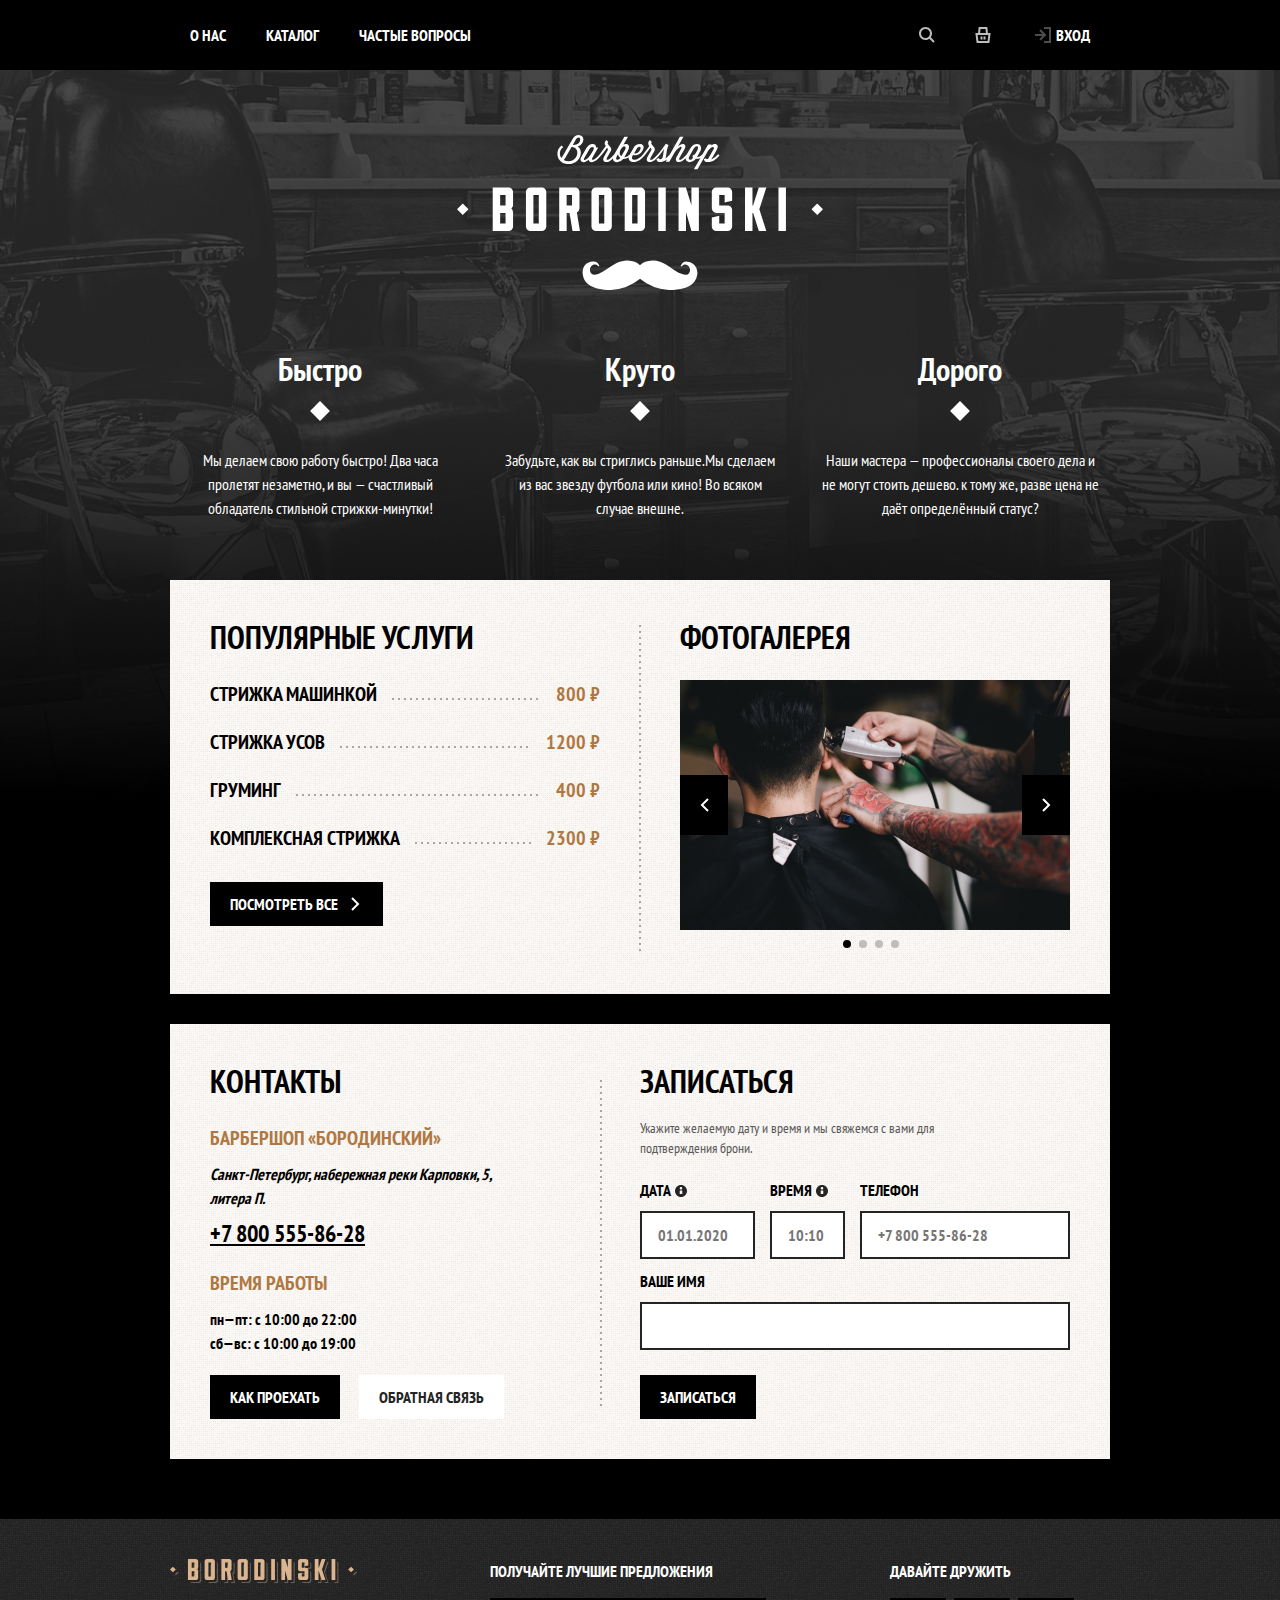
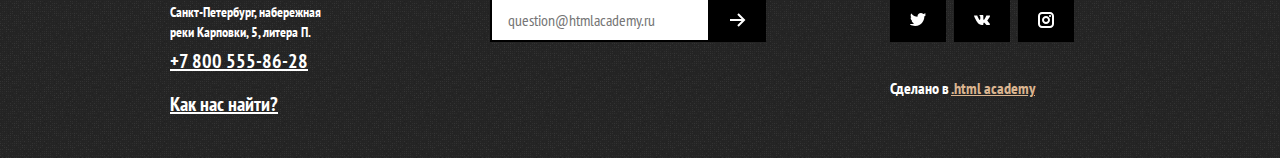
<file: index.html>
<!DOCTYPE html>
<html lang="ru">
  <head>
    <meta charset="utf-8">
    <title>Барбершоп «Бородинский»</title>
    <link href="https://fonts.googleapis.com/css2?family=PT+Sans+Narrow:wght@400;700&display=swap" rel="stylesheet">
    <link href="css/normalize.css" rel="stylesheet">
    <link href="css/style.css" rel="stylesheet">
  </head>

  <body>
    <header class="main-header">
      <nav class="main-navigation">
        <a class="main-header-logo" href="#"><img src="img/main-logo.svg" width="367" height="152" alt="Логотип барбершопа"></a>
        <div class="main-navigation-wrapper">
          <div class="container">
            <ul class="navigation-list site-navigation">
              <li class="navigation-item"><a class="navigation-link" href="about">О нас</a></li>
              <li class="navigation-item"><a class="navigation-link" href="catalog.html">Каталог</a></li>
              <li class="navigation-item"><a class="navigation-link" href="faq.html">Частые вопросы</a></li>
            </ul>
            <ul class="navigation-list user-navigation">
              <li class="navigation-item">
                <a class="navigation-link navigation-link-search" href="#" aria-label="Поиск">
                  <svg width="16" height="16" viewBox="0 0 16 16" fill="none" xmlns="http://www.w3.org/2000/svg">
                    <path fill-rule="evenodd" clip-rule="evenodd" d="M11 6.5C11 8.98528 8.98528 11 6.5 11C4.01472 11 2 8.98528 2 6.5C2 4.01472 4.01472 2 6.5 2C8.98528 2 11 4.01472 11 6.5ZM10.3347 11.7489C9.25973 12.5356 7.9341 13 6.5 13C2.91015 13 0 10.0899 0 6.5C0 2.91015 2.91015 0 6.5 0C10.0899 0 13 2.91015 13 6.5C13 7.9341 12.5356 9.25973 11.7489 10.3347L15.7071 14.2929L14.2929 15.7071L10.3347 11.7489Z" fill="#BDBDBD"/>
                  </svg>
                </a>
              </li>
              <li class="navigation-item">
                <a class="navigation-link navigation-link-busket" href="#" aria-label="Корзина">
                  <svg width="16" height="16" viewBox="0 0 16 16" fill="none" xmlns="http://www.w3.org/2000/svg">
                    <path fill-rule="evenodd" clip-rule="evenodd" d="M3.09068 6L3.5759 0.90519L3.66211 0H4.5714H11.4285H12.3378L12.424 0.905191L12.9093 6H14.5H15.6328L15.4922 7.12403L14.4922 15.124L14.3828 16H13.5H2.49997H1.61719L1.50769 15.124L0.507692 7.12403L0.367188 6H1.49997H3.09068ZM5.09973 6H10.9002L10.5193 2H5.48068L5.09973 6ZM3.38275 14L2.63275 8H13.3672L12.6172 14H3.38275ZM8.49997 9.5V12.5H10.5V9.5H8.49997ZM5.49997 12.5L5.49997 9.5H7.49997L7.49997 12.5H5.49997Z" fill="#BDBDBD"/>
                  </svg>
                  <span class="navigation-link-busket-number">26</span>
                </a>
              </li>
              <li class="navigation-item">
                <a class="navigation-link navigation-link-login" href="login.html">Вход</a>
              </li>
            </ul>
          </div>
        </div>
      </nav>
    </header>

    <main class="main-index container">
      <h1 class="visually-hidden">Барбершоп 'Бородинский'</h1>

      <section class="advantages">
        <h2 class="visually-hidden">Преимущества</h2>
        <ul class="advantages-list">
          <li class="advantages-item">
            <h3 class="advantages-title">Быстро</h3>
            <p class="advantages-discription">Мы делаем свою работу быстро! Два часа пролетят незаметно, и вы — счастливый обладатель стильной стрижки-минутки!</p>
          </li>
          <li class="advantages-item">
            <h3 class="advantages-title">Круто</h3>
            <p class="advantages-discription">Забудьте, как вы стриглись раньше.Мы сделаем из вас звезду футбола или кино! Во всяком случае внешне.</p>
          </li>
          <li class="advantages-item">
            <h3 class="advantages-title">Дорого</h3>
            <p class="advantages-discription">Наши мастера — профессионалы своего дела и не могут стоить дешево. к тому же, разве цена не даёт определённый статус?</p>
          </li>
        </ul>

      </section>

      <div class="index-columns">
        <section class="services">
          <h2 class="services-title">Популярные услуги</h2>
          <ul class="services-list">
            <li class="services-item">
              <span class="services-name">Стрижка машинкой</span><span class="services-price">800  ₽</span>
            </li>
            <li class="services-item">
              <span class="services-name">Стрижка усов</span><span class="services-price">1200  ₽</span>
            </li>
            <li class="services-item">
              <span class="services-name">Груминг</span><span class="services-price">400  ₽</span>
            </li>
            <li class="services-item">
              <span class="services-name">Комплексная стрижка</span><span class="services-price">2300  ₽</span>
            </li>
          </ul>
          <a class="button button-all" href="#">Посмотреть все</a>
        </section>

        <section class="gallery">
          <h2 class="gallery-title">Фотогалерея</h2>
          <div class="gallery-container">
            <img class="slider-image" src="img/slider-image.jpg" id="1" alt="Примеры работ">
            <button class="slider-button slider-previous button" type="button"><span class="visually-hidden">Предыдущее фото</span></button>
            <button class="slider-button slider-next button"type="button"><span class="visually-hidden">Следующее фото</span></button>
          </div>
          <ol class="slider-pagination">
            <li class="slider-pagination-item">
              <button class="slider-pagination-button slider-pagination-button-current" type="button"><span class="visually-hidden">Первое фото</span></button>
            </li>
            <li class="slider-pagination-item">
              <button class="slider-pagination-button" type="button"><span class="visually-hidden">Второе фото</span></button>
            </li>
            <li class="slider-pagination-item">
              <button class="slider-pagination-button" type="button"><span class="visually-hidden">Третье фото</span></button>
            </li>
            <li class="slider-pagination-item">
              <button class="slider-pagination-button" type="button"><span class="visually-hidden">Четвертое фото</span></button>
            </li>
          </ol>
        </section>
      </div>

      <div class="index-columns">
      <section class="contacts">
        <h2 class="contacts-title">Контакты</h2>
        <h3 class="contacts-subtitle">Барбершоп «Бородинский»</h3>
        <address class="contacts-address">
          <p class="contacts-address-text">Санкт-Петербург, набережная реки Карповки, 5,<br> литера П.</p>
          <a class="contacts-phone" href="tel:+78005558628">+7 800 555-86-28</a>
        </address>
        <h3 class="contacts-subtitle">Время работы</h3>
        <ul class="contacts-schedule">
          <li class="contacts-schedule-item">пн—пт: с 10:00 до 22:00</li>
          <li class="contacts-schedule-item">сб—вс: с 10:00 до 19:00</li>
        </ul>
        <a class="button" href="#">Как проехать</a>
        <a class="button button-feedback" href="#">Обратная связь</a>
      </section>

      <section class="appointment">
        <h2 class="appointment-title">Записаться</h2>
        <p class="appointment-remark">Укажите желаемую дату и время и мы свяжемся с вами для подтверждения брони.</p>
        <form class="appointment-form" action="https://echo.htmlacademy.ru/" method="post">
          <p class="appointment-item">
            <label for="appointment-date"><span class="appointment-icon">Дата</span></label>
            <input id="appointment-date" type="text" name="date" value="" placeholder="01.01.2020">
          </p>
          <p class="appointment-item">
            <label for="appointment-time"><span class="appointment-icon">Время</span></label>
            <input id="appointment-time" type="text" name="time" value="" placeholder="10:10">
          </p>
          <p class="appointment-item">
            <label for="appointment-phone">Телефон</label>
             <input id="appointment-phone" type="tel" name="phone" value="" placeholder="+7 800 555-86-28" required>
          </p>
          <p class="appointment-item">
            <label for="appointment-name">Ваше имя</label>
          <input id="appointment-name" type="text" name="name" value="">
          </p>
          <button class="button" type="submit">Записаться</button>
        </form>
      </section>
      </div>
    </main>

    <footer class="main-footer">
      <div class="container">
        <div class="footer-contacts">
          <img class="footer-logo" src="img/logo-short-dark.svg" alt="Барбершоп Бородинский">
          <p class="footer-address">
            Санкт-Петербург, набережная<br>
            реки Карповки, 5, литера П.<br>
          </p>
          <a class="footer-phone" href="tel:+78005558628">+7 800 555-86-28</a>
          <a class="footer-map" href="map.html">Как нас найти?</a>
        </div>
        <div class="footer-email">
          <b>Получайте лучшие предложения</b>
          <form class="email-request" action="get">
            <input type="text" placeholder="question@htmlacademy.ru">
            <button class="button email-send" type="submit"><span class="visually-hidden">Отправить</span></button>
          </form>
        </div>
        <div class="footer-social">
          <b>Давайте дружить</b>
          <ul class="social-list">
              <li class="social-item"><a class="social-button twitter-button" href="#"><span class="visually-hidden">Twitter</span></a></li>
              <li class="social-item"><a class="social-button vkontakte-button" href="#"><span class="visually-hidden">Vkontakte</span></a></li>
              <li class="social-item"><a class="social-button instagram-button" href="#"><span class="visually-hidden">Instagram</span></a></li>
          </ul>
          <p class="footer-copyright">
            Сделано в <a class=copyright-link href="#">.html academy</a>
          </p>
        </div>
      </div>
    </footer>

    <section class="modal-login">
      <h2>Личный кабинет</h2>
      <form class="login-form" action="https://echo.htmlacademy.ru/" method="post">
        <p>
          <label class="visually-hidden" for="user-login">Логин</label>
          <input class="login-user" id="user-login" type="text" name="login" value="" placeholder="Логин" required>
        </p>
        <p>
          <label class="visually-hidden" for="user-password">Пароль</label>
          <input class="login-password" id="user-password" type="password" name="password" value="" placeholder="Пароль" minlength="8" required>
        </p>
        <p class="login-password-info">
          <label class="login-checkbox">
            <input class="visually-hidden" id="login-password-info" type="checkbox" name="remember">
            <span class="checkbox-indicator">Запомнить меня</span>
          </label>
          <a class="restore" href="#">Забыл пароль</a>
        </p>
        <button class="login-button button" type="submit">войти</button>
      </form>
      <a class="registration" href="#">Регистрация</a>
      <button class="modal-close" type="button"><span class="visually-hidden">Закрыть</span></button>
    </section>

    <div class="modal-overlay"></div>

    <script src="js/script.js" type="module"></script>
  </body>
</html>
</file>
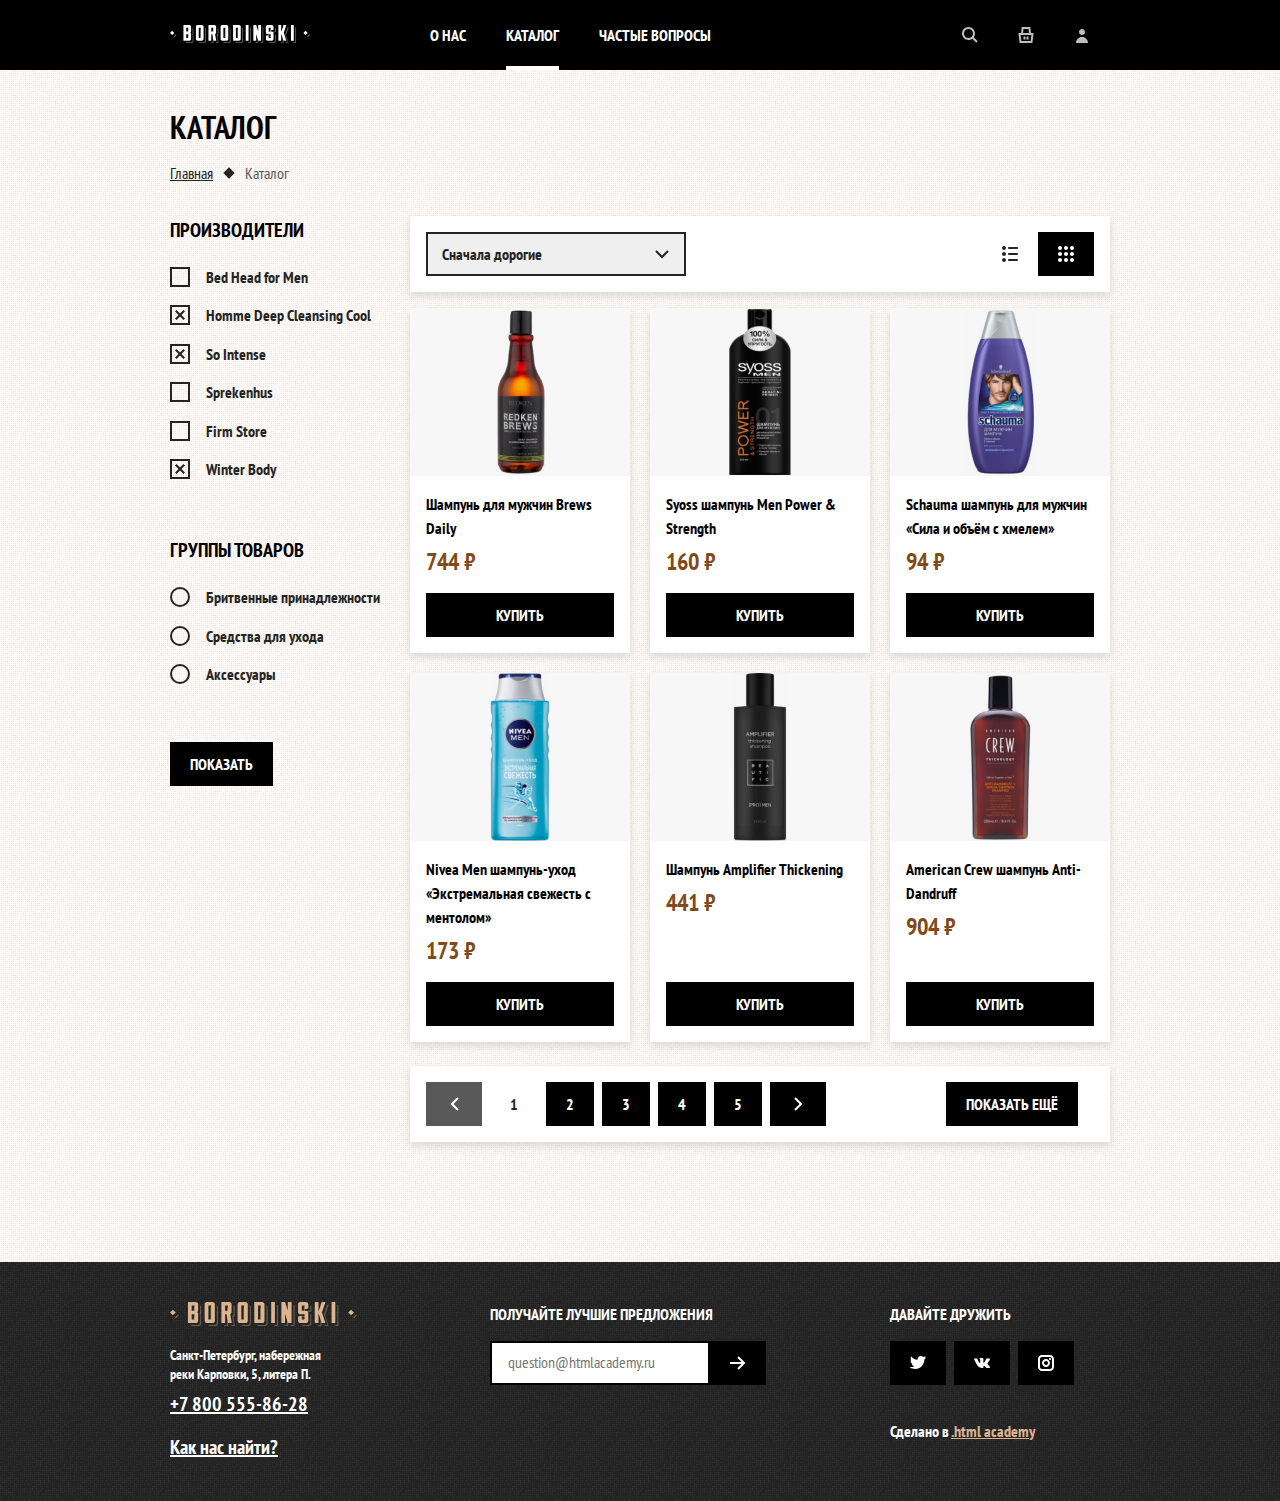
<file: catalog.html>
<!DOCTYPE html>
<html lang="ru">
  <head>
    <meta charset="utf-8">
    <title>Каталог барбершопа «Бородинский»</title>
    <link href="https://fonts.googleapis.com/css2?family=PT+Sans+Narrow:wght@400;700&display=swap" rel="stylesheet">
    <link href="css/normalize.css" rel="stylesheet">
    <link href="css/style.css" rel="stylesheet">
  </head>

  <body class="inner-page">
    <header class="main-header">
        <nav class="main-navigation container">
          <a class="main-header-logo" href="index.html"><img src="img/logo.svg" width="140" height="18" alt="Логотип барбершопа"></a>
          <ul class="navigation-list site-navigation">
            <li class="navigation-item"><a class="navigation-link" href="about">О нас</a></li>
            <li class="navigation-item navigation-item-current"><a class="navigation-link" href="catalog.html">Каталог</a></li>
            <li class="navigation-item"><a class="navigation-link" href="faq.html">Частые вопросы</a></li>
          </ul>
          <ul class="navigation-list user-navigation">
            <li class="navigation-item">
              <a class="navigation-link navigation-link-search" href="#" aria-label="Поиск">
                <svg width="16" height="16" viewBox="0 0 16 16" fill="none" xmlns="http://www.w3.org/2000/svg">
                  <path fill-rule="evenodd" clip-rule="evenodd" d="M11 6.5C11 8.98528 8.98528 11 6.5 11C4.01472 11 2 8.98528 2 6.5C2 4.01472 4.01472 2 6.5 2C8.98528 2 11 4.01472 11 6.5ZM10.3347 11.7489C9.25973 12.5356 7.9341 13 6.5 13C2.91015 13 0 10.0899 0 6.5C0 2.91015 2.91015 0 6.5 0C10.0899 0 13 2.91015 13 6.5C13 7.9341 12.5356 9.25973 11.7489 10.3347L15.7071 14.2929L14.2929 15.7071L10.3347 11.7489Z" fill="#BDBDBD"/>
                </svg>
              </a>
            </li>
            <li class="navigation-item">
              <a class="navigation-link navigation-link-busket" href="#" aria-label="Корзина">
                <svg width="16" height="16" viewBox="0 0 16 16" fill="none" xmlns="http://www.w3.org/2000/svg">
                  <path fill-rule="evenodd" clip-rule="evenodd" d="M3.09068 6L3.5759 0.90519L3.66211 0H4.5714H11.4285H12.3378L12.424 0.905191L12.9093 6H14.5H15.6328L15.4922 7.12403L14.4922 15.124L14.3828 16H13.5H2.49997H1.61719L1.50769 15.124L0.507692 7.12403L0.367188 6H1.49997H3.09068ZM5.09973 6H10.9002L10.5193 2H5.48068L5.09973 6ZM3.38275 14L2.63275 8H13.3672L12.6172 14H3.38275ZM8.49997 9.5V12.5H10.5V9.5H8.49997ZM5.49997 12.5L5.49997 9.5H7.49997L7.49997 12.5H5.49997Z" fill="#BDBDBD"/>
                </svg>
                <span class="navigation-link-busket-number">26</span>
              </a>
            </li>
            <li class="navigation-item">
              <a class="navigation-link navigation-link-profile" href="#" aria-label="Профиль">
                <svg width="16" height="16" viewBox="0 0 16 16" fill="none" xmlns="http://www.w3.org/2000/svg">
                  <path fill-rule="evenodd" clip-rule="evenodd" d="M8 8C9.65685 8 11 6.65685 11 5C11 3.34315 9.65685 2 8 2C6.34315 2 5 3.34315 5 5C5 6.65685 6.34315 8 8 8ZM8 10C4.68629 10 2 12.6863 2 16H14C14 12.6863 11.3137 10 8 10Z" fill="#BDBDBD"/>
                </svg>
              </a>
            </li>
          </ul>
        </nav>
      </header>

      <main class="page-catalog container">
          <h1 class="page-title">Каталог</h1>
          <ul class="breadcrumbs">
              <li class="breadcrumbs-item">
                <a class="breadcrumbs-link" href="index.html">Главная</a>
              </li>
              <li class="breadcrumbs-item breadcrumbs-item-current">
                Каталог
              </li>
          </ul>

          <section class="filters">
              <h2 class="visually-hidden">Фильтр товаров</h2>
              <form class="filter" method="get" action="#">
                  <fieldset>
                       <legend>Производители</legend>
                        <ul>
                            <li class="filter-option">
                                <input class="visually-hidden filter-input filter-input-checkbox" type="checkbox" name="Be-Head-for-Men" id="filter-be-head-for-men">
                                <label for="filter-be-head-for-men">Bed Head for Men</label>
                            </li>
                            <li class="filter-option">
                                <input class="visually-hidden filter-input filter-input-checkbox" type="checkbox" name="Homme-Deep-Cleansing-Cool" id="filter-homme-deep-cleansing-cool" checked>
                                <label for="filter-homme-deep-cleansing-cool">Homme Deep Cleansing Cool</label>
                            </li>
                            <li class="filter-option">
                                <input class="visually-hidden filter-input filter-input-checkbox" type="checkbox" name="So-Intense" id="filter-so-intense" checked>
                                <label for="filter-so-intense">So Intense</label>
                            </li>
                            <li class="filter-option">
                                <input class="visually-hidden filter-input filter-input-checkbox" type="checkbox" name="Sprekenhus" id="filter-sprekenhus">
                                <label for="filter-sprekenhus">Sprekenhus</label>
                            </li>
                            <li class="filter-option">
                                <input class="visually-hidden filter-input filter-input-checkbox" type="checkbox" name="Firm-Storе" id="filter-firm-store">
                                <label for="filter-firm-store">Firm Storе</label>
                            </li>
                            <li class="filter-option">
                                <input class="visually-hidden filter-input filter-input-checkbox" type="checkbox" name="Winter-Body" id="filter-winter-body" checked>
                                <label for="filter-winter-body">Winter Body</label>
                            </li>
                        </ul>
                  </fieldset>
                  <fieldset>
                        <legend>Группы товаров</legend>
                        <ul>
                            <li class="filter-option">
                                <input class="visually-hidden filter-input filter-input-radio" type="radio" name="product-group" value="shaving" id="filter-shave">
                                <label for="filter-shave">Бритвенные принадлежности</label>
                            </li>
                            <li class="filter-option">
                                <input class="visually-hidden filter-input filter-input-radio" type="radio" name="product-group" value="hair-care" id="filter-care" checkeed>
                                <label for="filter-care">Средства для ухода</label>
                            </li>
                            <li class="filter-option">
                                <input class="visually-hidden filter-input filter-input-radio" type="radio" name="product-group" value="accessories" id="filter-accessories">
                                <label for="filter-accessories">Аксессуары</label>
                            </li>
                        </ul>
                  </fieldset>
                  <button class="button filter-button" type="submit">Показать</button>
              </form>
          </section>

          <section class="catalog">
              <h2 class="visually-hidden">Список товаров</h2>
              <div class="catalog-sorting">
                <select class="catalog-select">
                  <option value="expansive">Сначала дорогие</option>
                  <option value="cheap">Сначала дешёвые</option>
                  <option value="popular">Сначала популярные</option>
                </select>
                <ul class="catalog-display">
                  <li>
                    <button class="display-button" aria-label="Показать список">
                      <svg width="16" height="16" viewBox="0 0 16 16" fill="none" xmlns="http://www.w3.org/2000/svg" xmlns:xlink="http://www.w3.org/1999/xlink">
                        <path fill-rule="evenodd" clip-rule="evenodd" d="M2 0C0.895431 0 0 0.895431 0 2C0 3.10457 0.895431 4 2 4C3.10457 4 4 3.10457 4 2C4 0.895431 3.10457 0 2 0ZM2 6C0.895431 6 0 6.89543 0 8C0 9.10457 0.895431 10 2 10C3.10457 10 4 9.10457 4 8C4 6.89543 3.10457 6 2 6ZM0 14C0 12.8954 0.895431 12 2 12C3.10457 12 4 12.8954 4 14C4 15.1046 3.10457 16 2 16C0.895431 16 0 15.1046 0 14ZM7 1C6.44772 1 6 1.44772 6 2C6 2.55228 6.44772 3 7 3H15C15.5523 3 16 2.55228 16 2C16 1.44772 15.5523 1 15 1H7ZM6 8C6 7.44772 6.44772 7 7 7H15C15.5523 7 16 7.44772 16 8C16 8.55228 15.5523 9 15 9H7C6.44772 9 6 8.55228 6 8ZM7 13C6.44772 13 6 13.4477 6 14C6 14.5523 6.44772 15 7 15H15C15.5523 15 16 14.5523 16 14C16 13.4477 15.5523 13 15 13H7Z" fill="#242424"/>
                      </svg>
                    </button>
                  </li>
                  <li>
                    <button class="display-button display-button-current" aria-label="Показать карточки">
                      <svg width="16" height="16" viewBox="0 0 16 16" fill="none" xmlns="http://www.w3.org/2000/svg">
                        <path fill-rule="evenodd" clip-rule="evenodd" d="M0 2C0 0.895431 0.895431 0 2 0C3.10457 0 4 0.895431 4 2C4 3.10457 3.10457 4 2 4C0.895431 4 0 3.10457 0 2ZM6 2C6 0.895431 6.89543 0 8 0C9.10457 0 10 0.895431 10 2C10 3.10457 9.10457 4 8 4C6.89543 4 6 3.10457 6 2ZM16 2C16 0.895431 15.1046 0 14 0C12.8954 0 12 0.895431 12 2C12 3.10457 12.8954 4 14 4C15.1046 4 16 3.10457 16 2ZM0 8C0 6.89543 0.895431 6 2 6C3.10457 6 4 6.89543 4 8C4 9.10457 3.10457 10 2 10C0.895431 10 0 9.10457 0 8ZM10 8C10 6.89543 9.10457 6 8 6C6.89543 6 6 6.89543 6 8C6 9.10457 6.89543 10 8 10C9.10457 10 10 9.10457 10 8ZM12 8C12 6.89543 12.8954 6 14 6C15.1046 6 16 6.89543 16 8C16 9.10457 15.1046 10 14 10C12.8954 10 12 9.10457 12 8ZM4 14C4 12.8954 3.10457 12 2 12C0.895431 12 0 12.8954 0 14C0 15.1046 0.895431 16 2 16C3.10457 16 4 15.1046 4 14ZM6 14C6 12.8954 6.89543 12 8 12C9.10457 12 10 12.8954 10 14C10 15.1046 9.10457 16 8 16C6.89543 16 6 15.1046 6 14ZM16 14C16 12.8954 15.1046 12 14 12C12.8954 12 12 12.8954 12 14C12 15.1046 12.8954 16 14 16C15.1046 16 16 15.1046 16 14Z" fill="white"/>
                      </svg>
                    </button>
                  </li>
                </ul>
              </div>
              <ul class="catalog-list">
                  <li class="catalog-item">
                      <a href="#">
                         <h3 class="catalog-item-title">Шампунь для мужчин Brews Daily</h3>
                          <img src="img/content-1.png" width="220" height="168" alt="Шампунь для мужчин Brews Daily">
                      </a>
                      <b class="catalog-price">744 ₽</b>
                      <a class="button" href="#">Купить</a>
                  </li>
                  <li class="catalog-item">
                      <a href="#">
                          <h3 class="catalog-item-title">Syoss шампунь Men Power & Strength</h3>
                          <img src="img/content-2.png" width="220" height="168" alt="Шампунь для мужчин Brews Daily">
                      </a>
                      <b class="catalog-price">160 ₽</b>
                      <a class="button" href="#">Купить</a>
                  </li>
                  <li class="catalog-item">
                        <a href="#">
                            <h3 class="catalog-item-title">Schauma шампунь для мужчин «Сила и объём с хмелем»</h3>
                            <img src="img/content-3.png" width="220" height="168" alt="Шампунь для мужчин Brews Daily">
                        </a>
                        <b class="catalog-price">94 ₽</b>
                        <a class="button" href="#">Купить</a>
                  </li>
                  <li class="catalog-item">
                        <a href="#">
                            <h3 class="catalog-item-title">Nivea Men шампунь-уход  «Экстремальная свежесть с ментолом»</h3>
                            <img src="img/content-4.png" width="220" height="168" alt="Шампунь для мужчин Brews Daily">
                        </a>
                        <b class="catalog-price">173 ₽</b>
                        <a class="button" href="#">Купить</a>
                  </li>
                  <li class="catalog-item">
                        <a href="#">
                            <h3 class="catalog-item-title">Шампунь Amplifier Thickening</h3>
                            <img src="img/content-5.png" width="220" height="168" alt="Шампунь для мужчин Brews Daily">
                        </a>
                        <b class="catalog-price">441 ₽</b>
                        <a class="button" href="#">Купить</a>
                  </li>
                  <li class="catalog-item">
                        <a href="#">
                           <h3 class="catalog-item-title">American Crew шампунь Anti-Dandruff</h3>
                           <img src="img/content-6.png" width="220" height="168" alt="Шампунь для мужчин Brews Daily">
                        </a>
                        <b class="catalog-price">904 ₽</b>
                        <a class="button" href="#">Купить</a>
                  </li>
              </ul>
              <ul class="pagination-list">
                  <li class="pagination-item">
                      <a href="#" class="pagination-link pagination-link-previous disabled button">
                        <span class="visually-hidden">Предыдущая страница</span>
                      </a>
                  </li>
                  <li class="pagination-item">
                      <a href="#" class="pagination-link pagination-link-current button">1</a>
                  </li>
                  <li class="pagination-item">
                      <a href="#" class="pagination-link button">2</a>
                  </li>
                  <li class="pagination-item">
                      <a href="#" class="pagination-link button">3</a>
                  </li>
                  <li class="pagination-item">
                      <a href="#" class="pagination-link button">4</a>
                  </li>
                  <li class="pagination-item">
                      <a href="#" class="pagination-link button">5</a>
                  </li>
                  <li class="pagination-item">
                      <a href="#" class="pagination-link pagination-link-next button">
                        <span class="visually-hidden">Следуйщая страница</span>
                      </a>
                  </li>
                  <a href="#" class="button pagination-button">Показать  ещё</a>
              </ul>
          </section>
      </main>

      <footer class="main-footer">
        <div class="container">
          <div class="footer-contacts">
            <img class="footer-logo" src="img/logo-short-dark.svg" alt="Барбершоп Бородинский">
            <p class="footer-address">
              Санкт-Петербург, набережная<br>
              реки Карповки, 5, литера П.<br>
            </p>
            <a class="footer-phone" href="tel:+78005558628">+7 800 555-86-28</a>
            <a class="footer-map" href="map.html">Как нас найти?</a>
          </div>
          <div class="footer-email">
            <b>Получайте лучшие предложения</b>
            <form class="email-request" action="get">
              <input type="text" placeholder="question@htmlacademy.ru">
              <button class="button email-send" type="submit"><span class="visually-hidden">Отправить</span></button>
            </form>
          </div>
          <div class="footer-social">
            <b>Давайте дружить</b>
            <ul class="social-list">
                <li class="social-item"><a class="social-button twitter-button" href="#"><span class="visually-hidden">Twitter</span></a></li>
                <li class="social-item"><a class="social-button vkontakte-button" href="#"><span class="visually-hidden">Vkontakte</span></a></li>
                <li class="social-item"><a class="social-button instagram-button" href="#"><span class="visually-hidden">Instagram</span></a></li>
            </ul>
            <p class="footer-copyright">
              Сделано в <a class=copyright-link href="#">.html academy</a>
            </p>
          </div>
        </div>
      </footer>

      <section class="modal-login">
        <h2>Личный кабинет</h2>
        <form class="login-form" action="https://echo.htmlacademy.ru/" method="post">
          <p>
            <label class="visually-hidden" for="user-login" >Логин</label>
            <input class="login-user" id="user-login" type="text" name="login" value="" placeholder="Логин" required>
          </p>
          <p>
            <label class="visually-hidden" for="user-password">Пароль</label>
            <input class="login-password" id="user-password" type="password" name="password" value="" placeholder="Пароль" required>
          </p>
          <p class="login-password-info">
            <label class="login-checkbox">
              <input class="visually-hidden" id="login-password-info" type="checkbox" name="remember">
              <span class="checkbox-indicator">Запомнить меня</span>
            </label>
            <a class="restore" href="#">Забыл пароль</a>
          </p>
          <button class="login-button button" type="submit">войти</button>
        </form>
        <a class="registration" href="#">Регистрация</a>
        <button class="modal-close" type="button"><span class="visually-hidden">Закрыть</span></button>
      </section>

      <div class="modal-overlay"></div>
  </body>
</html>
</file>
<file: css/style.css>
body {
    min-width: 960px;
    margin: 0;
    padding: 0;

    font-family: "PT Sans Narrow", Arial, sans-serif;
    font-size: 16px;
    line-height: 1.5em;
    font-weight: 700;
    color: #ffffff;

    background-color: #000000;
    background-image: url("../img/bg.jpg");
    background-position: top center;
    background-repeat: no-repeat;
}

.inner-page {
    color: #000000;

    background-color: #fbf7f4;
    background-image: url(../img/pattern-light.jpg);
    background-position: 0 0;
    background-repeat: repeat;
}

a {
    text-decoration: none;
}

img {
    max-width: 100%;
    height: auto;
}

.visually-hidden:not(:focus):not(:active),
input[type="checkbox"].visually-hidden,
input[type="radio"].visually-hidden {
    position: absolute;

    width: 1px;
    height: 1px;
    margin: -1px;
    border: 0;
    padding: 0;

    white-space: nowrap;

    clip-path: inset(100%);
    clip: rect(0 0 0 0);
    overflow: hidden;
}

.button {
    display: inline-block;
    margin-right: 16px;
    padding: 14px 20px;

    font: inherit;
    line-height: 1em;
    color: #ffffff;
    text-align: center;
    vertical-align: middle;
    text-transform: uppercase;

    background-color: #000000;
    border: none;

    cursor: pointer;
}

.button:hover {
    background-color: #814B18;
}

.button:focus,
.button.active {
    background-color: #814B18;
    box-shadow: 0 0 0 2px #DBB590;
    outline: none;
 }

.button.disabled,
.button:disabled {
    cursor: default;
    background-color: #595959;
}

.container {
    width: 940px;
    margin: 0 auto;
    padding: 0 10px;
}

.main-header {
    margin-bottom: 65px;
}

.inner-page .main-header {
    margin-bottom: 40px;

    background-color: #000000;
}

.main-navigation {
    display: flex;
    flex-direction: column;
    align-items: center;
    font-size: 16px;
    line-height: 140%;
    color: #ffffff;
    text-transform: uppercase;
}

.inner-page .main-navigation {
    flex-direction: row;
    align-items: start;
}

.main-header-logo {
    order: 2;
    width: 367px;
    height: 152px;

    color: #ffffff;
}

.inner-page .main-header-logo {
    order: 0;

    margin-right: 100px;
    padding-top: 25px;
    padding-bottom: 27px;

    width: 140px;
    height: 18px;
}

.main-navigation-wrapper {
    width: 100%;
    margin-bottom: 65px;

    background-color: #000000;
}

.main-navigation-wrapper .container {
    display: flex;
    justify-content: space-between;
}

.site-navigation,
.user-navigation {
    margin: 0;
    padding: 0;
    list-style: none;
}

.site-navigation {
    display: flex;
    flex-wrap: wrap;
    width: 440px;
}

.site-navigation .navigation-item-current {
    position: relative;
}

.site-navigation .navigation-item-current::after {
    content: "";

    position: absolute;
    left: 20px;
    right: 20px;
    bottom: 0;

    height: 4px;

    background-color: #ffffff;
}

.user-navigation {
    display: flex;
    flex-wrap: wrap;
    max-width: 240px;
}

.inner-page .user-navigation {
    margin-left: auto;
}

.navigation-link {
    display: block;
    padding: 24px 20px;
    
    color: #ffffff;
}

.navigation-link:hover {
    
    background-color: #595959;
}

.navigation-link:focus {
    box-shadow: inset 0 0 0 4px #e7e7e7;

    outline: none;
}

.navigation-link svg {
    margin-top: -4px;
    
    vertical-align: middle;
}

.navigation-link-busket-number {
    display: none;
    margin-left: 8px;
}

.navigation-link:hover path {
    fill: #242424;
}

.navigation-link:hover .navigation-link-busket-number {
    color: #242424;
}


.navigation-link-login {
    position: relative;
    padding-left: 45px;
}

.navigation-link-login::before {
    content: "";

    position: absolute;
    top: 27px;
    left: 24px;

    width: 16px;
    height: 16px;

    background-image: url("../img/login.svg");
    background-repeat: no-repeat;
    background-position: 0 0;
    
    opacity: 0.3;
}

.navigation-link-login:hover::before,
.navigation-link-login:focus::before,
.navigation-link-login:active::before {
    opacity: 1;
}

.advantages {
    margin-bottom: 60px;
}

.advantages-list {
    display: flex;
    justify-content: space-between;
    margin: 0;
    padding: 0;

    list-style: none;
}

.advantages-item {
    width: 300px;
    text-align: center;
}

.advantages-title {
    position: relative;
    margin: 0;
    margin-bottom: 60px;

    font-size: 32px;
    line-height: 1.1em;
}

.advantages-title::after {
    content: "";

    position: absolute;
    bottom: -30px;
    left: 50%;

    width: 14px;
    height: 14px;
    margin-left: -7px;

    background-color: #ffffff;

    transform: rotate(45deg);
}

.advantages-discription {
    margin: 0 10px;

    font-weight: 400;
}

.index-columns {
    display: flex;
    justify-content: space-between;
    margin-bottom: 30px;
    padding: 40px;

    color: #000000;

    background-color: #FBF7F4;
    background-image: 
        url("../img/line.svg"),
        url("../img/pattern-light.jpg");
    background-position: center, 0 0;
    background-repeat: no-repeat, repeat;
}

.index-columns:nth-of-type(2) {
    background-position: 430px center, 0 0;
}

.services {
    width: 390px;
}

.index-columns h2 {
    margin: 0;
    margin-bottom: 25px;

    font-size: 32px;
    line-height: 1.1em;
    text-transform: uppercase;
}

.services-list {
    margin: 0;
    margin-bottom: 30px;
    padding: 0;

    list-style: none;
}

.services-item {
    display: flex;
    justify-content: space-between;
    margin-bottom: 20px;

    font-size: 20px;
    line-height: 1.4em;
    text-transform: uppercase;
}

.services-name {
    display: flex;
    flex-grow: 1;

    margin-right: 15px;
}

.services-name::after {
    content: "";

    flex-grow: 1;

    margin-left: 15px;
    min-width: 25px;
    
    background-image: url(../img/Vector.svg);
    background-repeat: no-repeat;
    background-position: bottom 8px left 0;
}

.services-price {
    align-self: end;
    color: #AF7842;
    white-space: nowrap;
}

.button-all {
    position: relative;
    padding-right: 45px;
}

.button-all::after {
    content: "";

    position: absolute;
    top: 14px;
    right: 20px;

    width: 16px;
    height: 16px;

    background-image: url("../img/next.svg");
    background-repeat: no-repeat;
    background-position: center;
}

.gallery {
    width: 390px;
}

.slider-image {
    height: 250px;
}

.gallery-container {
    position: relative;
    width: 390px;
    height: 250px;
    z-index: 0;
}

.slider-button {
    position: absolute;
    margin: 0;
    width: 48px;
    height: 60px;
    z-index: 1;

    background-color: #000000;
}

.slider-previous {
    left: 0;
    top: 95px;
    background-image: url("../img/previous.svg");
    background-repeat: no-repeat;
    background-position: center center;
}

.slider-next {
    right: 0;
    top: 95px;
    background-image: url("../img/next.svg");
    background-repeat: no-repeat;
    background-position: center center;
}

.slider-pagination {
    display: flex;
    margin: 0;
    padding: 0;
    list-style: none;
    justify-content: center;
}

.slider-pagination-button {
    margin: 0;
    margin-right: 8px;
    padding: 0;
    width: 8px;
    height: 8px;
    background-color: #BDBDBD;

    border: none;
    border-radius: 50%;
}

.slider-pagination-button-current {
    background-color: #000000;
}

.slider-pagination-button:hover {
    background-color: #AF7842;
    transition-delay: 0.2s;
}

.slider-pagination-button:focus {
    background-color: #DBB590;
}

.contacts {
    width: 350px;
}

.contacts-subtitle {
    margin: 0;
    margin-bottom: 10px;

    font-size: 20px;
    line-height: 1.4em;
    text-transform: uppercase;
    color: #AF7842;
}

.contacts-address p {
    margin: 0;
    margin-bottom: 10px;
}

.contacts-phone {
    display: inline-block;
    margin-bottom: 20px;

    font-size: 24px;
    line-height: 1.2em;
    font-style: normal;
    color: #000000;
    text-decoration: underline;
}

.contacts-schedule {
    margin: 0;
    margin-bottom: 20px;
    padding: 0;

    list-style: none;
}

.button-feedback {
    color: #242424;
    background-color: #ffffff;
}

.button-feedback:hover {
    background-color: #DBB590;
}

.button-feedback:focus,
.button-feedback.active {
    background-color: #DBB590;
    outline: 2px solid #AF7842;
}

.appointment {
    width: 430px;
}

.appointment h2 {
    margin-bottom: 20px;
}

.appointment-remark {
    margin: 0;
    margin-bottom: 20px;

    width: 360px;

    font-size: 14px;
    line-height: 1.4em;
    font-weight: 400;

    color: #595959;
}

.appointment-form {
    display: flex;
    flex-wrap: wrap;
    justify-content: space-between;
}

.appointment-item {
    margin: 0;
    margin-bottom: 10px;
}

.appointment-item label {
    display: block;
    margin-bottom: 9px;

    text-transform: uppercase;
}

.appointment-icon {
    position: relative;
    padding-right: 18px;
}

.appointment-icon::after {
    content: "";

    position: absolute;
    right: 0;
    top: 3px;

    width: 16px;
    height: 16px;

    background-image: url(../img/Subtract.svg);
    background-repeat: no-repeat;
    background-position: center center;
}

.appointment-item input {
    box-sizing: border-box;
    padding: 10px 16px;

    font: inherit;

    border: 2px solid #242424;
    cursor: pointer;
}

.appointment-item input:hover {
    border-color: #af7842;
    transition-delay: 0.2s;
}

.appointment-item input:focus {
    border-color: #af7842;
    box-shadow: 0 0 0 2px #dbb590;
    outline: none;
}

.appointment-item input:disabled {
    background-color: #bdbdbd;
}

#appointment-date {
    width: 115px;
}

#appointment-time {
    width: 75px;
}

#appointment-phone {
    width: 210px;
}

#appointment-name {
    width: 430px;
}

.appointment button {
    margin-top: 15px;
    margin-right: 0;
}

.page-catalog {
    display: grid;
    grid-template-columns: 220px 1fr;
    column-gap: 20px;
}

.page-title {
    grid-column: 1 / -1;
    margin: 0;
    margin-bottom: 16px;

    font-size: 32px;
    line-height: 1.1em;
    text-transform: uppercase;
}

.breadcrumbs {
    grid-column: 1 / -1;
    display: flex;
    flex-wrap: wrap;
    margin: 0;
    margin-bottom: 32px;
    padding: 0;

    list-style: none;
}

.breadcrumbs-item {
    position: relative;

    margin-right: 32px;

    font-weight: 400;
    line-height: 1.4em;
    color: #595959;
}

.breadcrumbs-item:last-child {
    margin-right: 0;
}

.breadcrumbs-item::after {
    content: "";

    position: absolute;
    top: 7px;
    right: -20px;

    width: 8px;
    height: 8px;


    background-color: #242424;

    transform: rotate(45deg);
}

.breadcrumbs-item-current::after {
    display: none;
}

.breadcrumbs-link {
    font-weight: 400;
    line-height: 1.4em;
    color: #242424;
    text-decoration: underline;
}

.breadcrumbs-link:hover,
.breadcrumbs-link:focus {
    text-decoration: none;
}

.filters {
    width: 220px;
}

.filter fieldset {
    margin: 0;
    margin-bottom: 40px;
    padding: 0;
    border: none;
}

.filter legend {
    margin-bottom: 22px;

    font-size: 20px;
    line-height: 1.4em;
    text-transform: uppercase;
}

.filter ul {
    margin: 0;
    padding: 0;

    list-style: none;
    line-height: 1.4em;
}

.filter-option {
    margin-bottom: 16px;
    padding-left: 36px;

    color: #242424;
}

.filter-option label {
    position: relative;

    display: block;

    cursor: pointer;
    user-select: none;
}

.filter-input-checkbox + label::before {
    content: "";
    position: absolute;
    top: 1px;
    left: -36px;

    width: 16px;
    height: 16px;

    border: 2px solid #242424;
}

.filter-input-checkbox:focus + label::before {
    border-color: #af7842;
    outline: 1px dotted #212121;
    outline: 5px auto -webkit-focus-ring-color;
}

.filter-input-checkbox:disabled + label::before {
    border-color: #bdbdbd;
}

.filter-input-checkbox + label:hover::before {
    border-color: #af7842;
}

.filter-input-checkbox:checked + label::after {
    content: "";

    position: absolute;
    top: 6px;
    left: -31px;

    width: 10px;
    height: 10px;

    background-image: url(../img/cross.svg);
    background-repeat: no-repeat;
    background-position: 0 0;
}

.filter-input-radio + label::before {
    content: "";

    position: absolute;
    top: 1px;
    left: -36px;

    width: 16px;
    height: 16px;

    border: 2px solid #242424;
    border-radius: 50%;
}

.filter-input-radio:focus + label::before {
    border-color: #af7842;
    outline: 1px dotted #212121;
    outline: 5px auto -webkit-focus-ring-color;
}

.filter-input-radio:disabled + label::before {
    border-color: #bdbdbd;
}

.filter-input-radio + label:hover::before {
    border-color: #af7842;
}

.filter-input-radio:checked + label::after {
    content: "";

    position: absolute;
    top: 7px;
    left: -30px;

    width: 8px;
    height: 8px;

    background-color: #242424;
    border-radius: 50%;
}

.catalog {
    margin-bottom: 60px;
    width: 700px;
}

.catalog-sorting {
    display: flex;
    justify-content: space-between;

    margin-bottom: 16px;
    padding: 16px;

    background-color: #ffffff;
    box-shadow: 0px 4px 8px rgba(79, 70, 60, 0.16);
}

.catalog-select {
    appearance: none;
    box-sizing: border-box;

    padding: 8px 14px;
    padding-right: 46px;
    width: 260px;

    font: inherit;
    line-height: 1.5em;
    color: #242424;

    background-image: url(../img/dropdown-arrow.svg);
    background-repeat: no-repeat;
    background-position: 226px 12px;
    border: 2px solid #242424;

    cursor: pointer;
}

.catalog-select:hover {
    border-color: #af7842;
    transition-delay: 0.2s;
}

.catalog-select:focus {
    border-color: #af7842;
    box-shadow: 0 0 0 2px #dbb590;
    outline: none;
}

.catalog-display {
    display: flex;

    margin: 0;
    padding: 0;

    list-style: none;
}

.display-button {
    padding: 14px 20px;
    width: 56px;
    height: 44px;

    background-color: #ffffff;
    border: none;
}

.display-button-current {
    background-color: #000000;
}

.display-button:hover{
    background-color: #DBB590;
}

.display-button-current:hover {
    background-color: #000000;
}

.display-button:focus {
    outline: none;
    background-color: #DBB590;
    box-shadow: 0 0 0 2px #AF7842;
}

.display-button-current:focus {
    outline: revert;
    background-color: #000000;
    box-shadow: none;
}

.catalog-list {
    display: grid;
    grid-template-columns: 1fr 1fr 1fr;
    gap: 20px;
    margin: 0;
    margin-bottom: 24px;
    padding: 0;

    list-style: none;
}

.catalog-item {
    display: flex;
    flex-direction: column;
    width: 220px;

    background-color: #ffffff;
    box-shadow: 0px 4px 8px rgba(79, 70, 60, 0.16);
}

.catalog-item a {
    display: flex;
    flex-direction: column;
    color: #000000;
}

.catalog-item-title {
    order: 1;
    margin: 16px;
    margin-bottom: 8px;

    font: inherit;
}

.catalog-item img {
    width: 220px;
    height: 168px;
    
    background-color: #f7f7f7;
}

.catalog-price {
    margin: 16px;
    margin-top: 0;

    font-size: 24px;
    line-height: 1.2em;

    color: #814b18;
}

.catalog-item .button {
    margin: 16px;
    margin-top: auto;

    color: #ffffff;
}

.pagination-list {
    display: flex;
    flex-wrap: wrap;

    margin: 0;
    padding: 16px;

    background-color: #ffffff;
    box-shadow: 0px 4px 8px rgba(79, 70, 60, 0.16);
    list-style: none;
}

.pagination-item {
    margin-right: 8px;
}

.pagination-link {
    display: block;
    margin: 0;
}

.pagination-link-current {
    color: #242424;
    background-color: #ffffff;
}

.pagination-link-current:hover,
.pagination-link-current:focus {
    cursor: default;
    background-color: #ffffff;
}

.pagination-link-previous,
.pagination-link-next {
    padding: 0;

    width: 56px;
    height: 44px;
}

.pagination-link-previous {
    background-image: url(../img/previous.svg);
    background-repeat: no-repeat;
    background-position: center;
}

.pagination-link-next {
    background-image: url(../img/next.svg);
    background-repeat: no-repeat;
    background-position: center;
}

.pagination-button {
    margin-left: auto;
}

.main-footer {
    margin-top: 60px;
    padding: 40px;

    color: #ffffff;

    background-color: #242424;
    background-image: url("../img/pattern-dark.jpg");
    background-position: 0 0;
    background-repeat: repeat;
}

.main-footer .container {
    display: flex;
    justify-content: space-between;
}

.main-footer b {
    display: block;
    margin-bottom: 15px;
    text-transform: uppercase;
}

.footer-contacts {
    width: 220px;
}
.footer-contacts a {
    display: block;
}

.footer-address {
    margin-bottom: 5px;

    font-size: 14px;
    line-height: 1.4em;
}

.footer-contacts a{
    font-size: 20px;
    line-height: 1.4em;
    color: #ffffff;

    text-decoration: underline;
}

.footer-contacts a:hover,
.footer-contacts a:focus {
    text-decoration: none;
}

.footer-phone {
    margin-bottom: 15px;
}

.footer-email {
    width: 300px;
}

.email-request {
    display: flex;
}

.email-request input {
    box-sizing: border-box;
    width: 220px;
    padding: 10px 16px;

    border: 2px solid #000000;
    cursor: pointer;
}

.email-request input:hover {
    border-color: #af7842;
    transition-delay: 0.2s;
}

.email-request input:focus {
    border-color: #af7842;
    box-shadow: 0 0 0 2px #dbb590;
    outline: none;
}

.footer-email button {
    margin: 0;
    padding: 0;
    width: 56px;
    height: 44px;

    background-image: url("../img/send.svg");
    background-repeat: no-repeat;
    background-position: center center;
}

.footer-email button:hover {
    background-color: #DBB590;
}

.footer-email button:focus {
    background-color: #DBB590;
    outline: 2px solid #AF7842;
}

.footer-social {
    width: 220px;
}

.social-list {
    display: flex;
    margin: 0;
    margin-bottom: 35px;
    padding: 0;
    width: 184px;
    justify-content: space-between;
    list-style: none;
}

.social-button {
    display: block;
    width: 56px;
    height: 44px;

    color: #ffffff;
    background-color: #000000;
}

.social-button:hover {
    background-color: #DBB590;
}

.social-button:focus {
    background-color: #DBB590;
    box-shadow: 0 0 0 2px #AF7842;
    outline: none;
}

.twitter-button {
    background-image: url("../img/twitter.svg");
    background-repeat: no-repeat;
    background-position: center center;
}

.vkontakte-button {
    background-image: url("../img/vk.svg");
    background-repeat: no-repeat;
    background-position: center center;
}

.instagram-button {
    background-image: url("../img/instagram.svg");
    background-repeat: no-repeat;
    background-position: center center;
}

.footer-copyright {
    font-size: 14;
    line-height: 1.4em;
}

.footer-copyright a{
    color: #DBB590;
    text-decoration: underline;
}

.footer-copyright a:hover,
.footer-copyright a:focus {
    text-decoration: none;
}


/* modal window */

.modal-login {
    display: none;
    position: fixed;
    top: 50%;
    left: 50%;

    margin: 0;
    padding: 40px;
    width: 360px;
    
    color: #000000;

    background-color: #ffffff;
    transform: translate( -50%, -50%);
    z-index: 2;
}

.modal-login h2{
    margin: 0;
    margin-bottom: 25px;

    font-size: 32px;
    line-height: 1.1em;
    text-transform: uppercase;
}

.login-form p {
    margin: 0;
    margin-bottom: 15px;
}

.login-form input {
    box-sizing: border-box;
    padding: 10px 16px; 
    width: 100%;

    font: inherit;

    border: 2px solid #242424;
    cursor: pointer;
}

.login-form input:hover {
    border-color: #af7842;
    transition-delay: 0.2s;
}

.login-form input:focus {
    border-color: #af7842;
    box-shadow: 0 0 0 2px #dbb590;
    outline: none;
}

.login-form input:disabled {
    background-color: #bdbdbd;
}

.login-password-info {
    display: flex;
    flex-wrap: wrap;
    justify-content: space-between;
}

.login-checkbox {
    position: relative;
    padding-left: 36px;

    font-weight: 400;
}

.checkbox-indicator::before {
    content: "";

    position: absolute;
    top: 2px;
    left: 0;

    width: 16px;
    height: 16px;

    border: 2px solid #242424;
}

.login-checkbox input:checked + .checkbox-indicator::after {
    content: "";

    position: absolute;
    top: 7px;
    left: 5px;

    width: 10px;
    height: 10px;

    background-image: url(../img/cross.svg);
    background-repeat: no-repeat;
    background-position: 0 0;
}

.login-checkbox input:focus + .checkbox-indicator::before {
    outline: 1px dotted #212121;
    outline: 5px auto -webkit-focus-ring-color;
}

.login-checkbox:hover,
.login-checkbox:focus {
    color: #AF7842;
}

.restore {
    font-size: 16px;
    line-height: 1.4em;
    font-weight: 400;
    color: #000000;
    text-decoration: underline;
}

.restore:hover,
.restore:focus {
    text-decoration: none;
}

.login-button {
    display: block;
    margin-bottom: 16px;
    padding: 14px 20px;
    width: 100%;
}

.registration {
    box-sizing: border-box;
    display: block;
    padding: 14px 20px;
    width: 100%;

    font: inherit;
    line-height: 1em;
    color: #242424;

    text-align: center;
    text-transform: uppercase;
}

.registration:hover {
    background: #DBB590;
}

.registration:focus {
    background: #DBB590;
    box-shadow: 0 0 0 2px #AF7842;
    outline: none;
}

.modal-close {
    position: absolute;
    top: 0;
    right: 0;

    padding: 0;
    width: 56px;
    height: 44px;

    background-color: #ffffff;
    border: none;
    cursor: pointer;
}

.modal-close::before,
.modal-close::after {
    content: "";

    position: absolute;
    top: 13px;
    left: 27px;

    width: 2px;
    height: 17px;

    background-color: #242424;
}

.modal-close::before {
    transform: rotate(45deg);
}

.modal-close::after {
    transform: rotate(-45deg);
}


/*  modal overlay */

.modal-overlay {
    display: none;
    
    position: fixed;
    top: 0;
    left: 0;

    width: 100%;
    height: 100%;

    background: #242424;
    opacity: 0.8;

    z-index: 1;
}

.modal-show {
    display: block;
}
</file>
